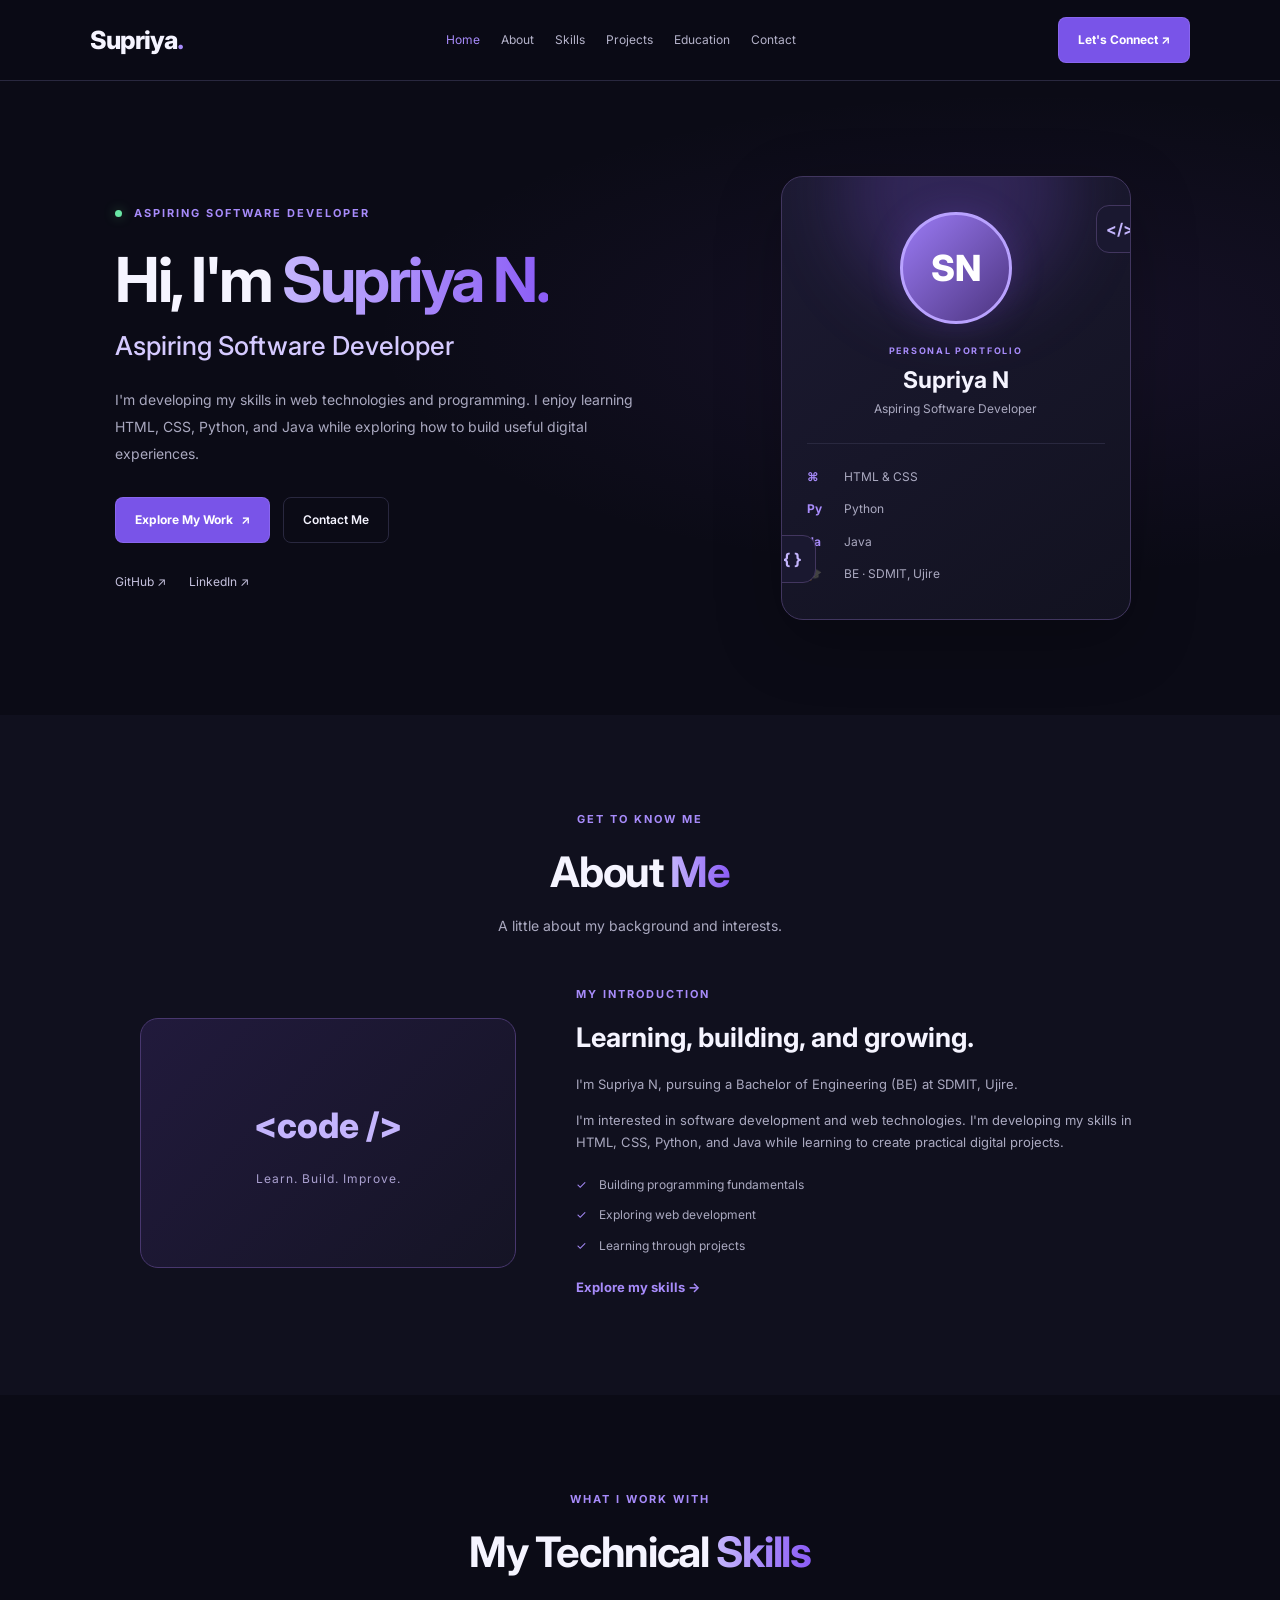
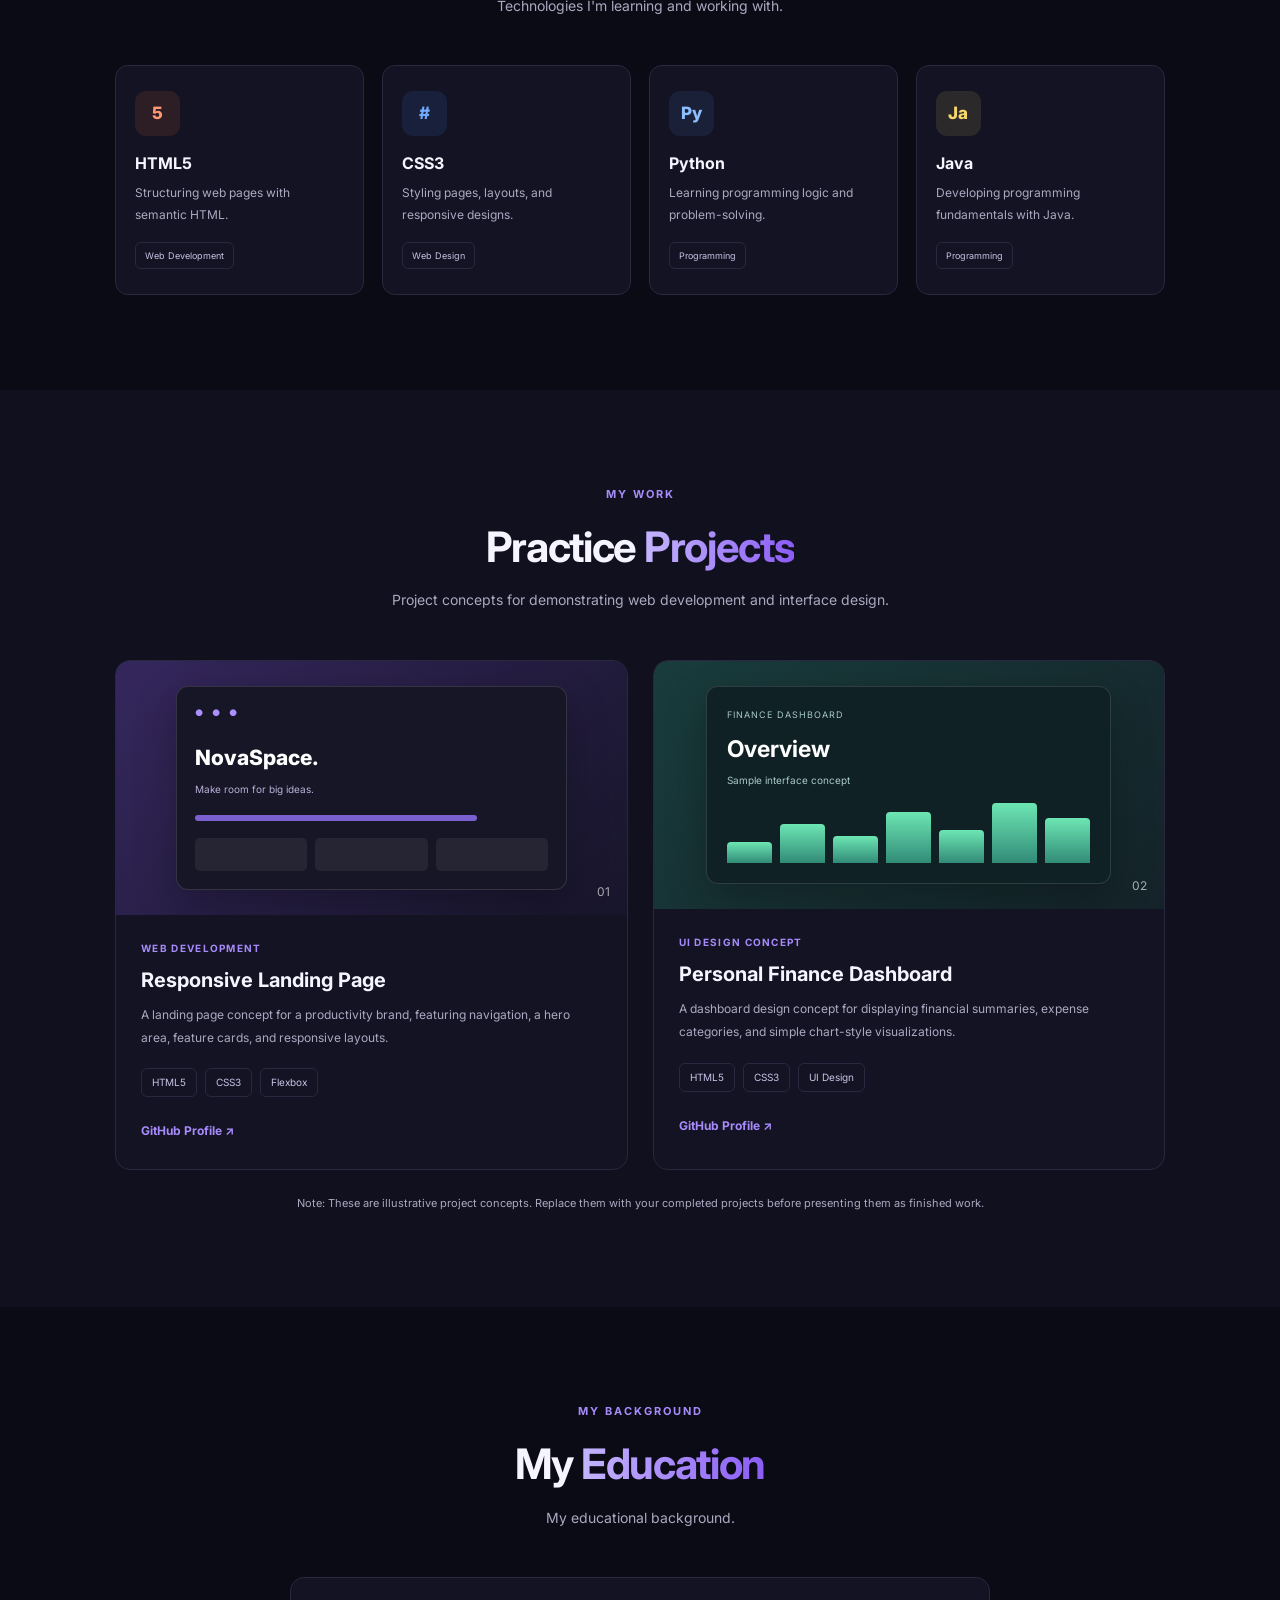
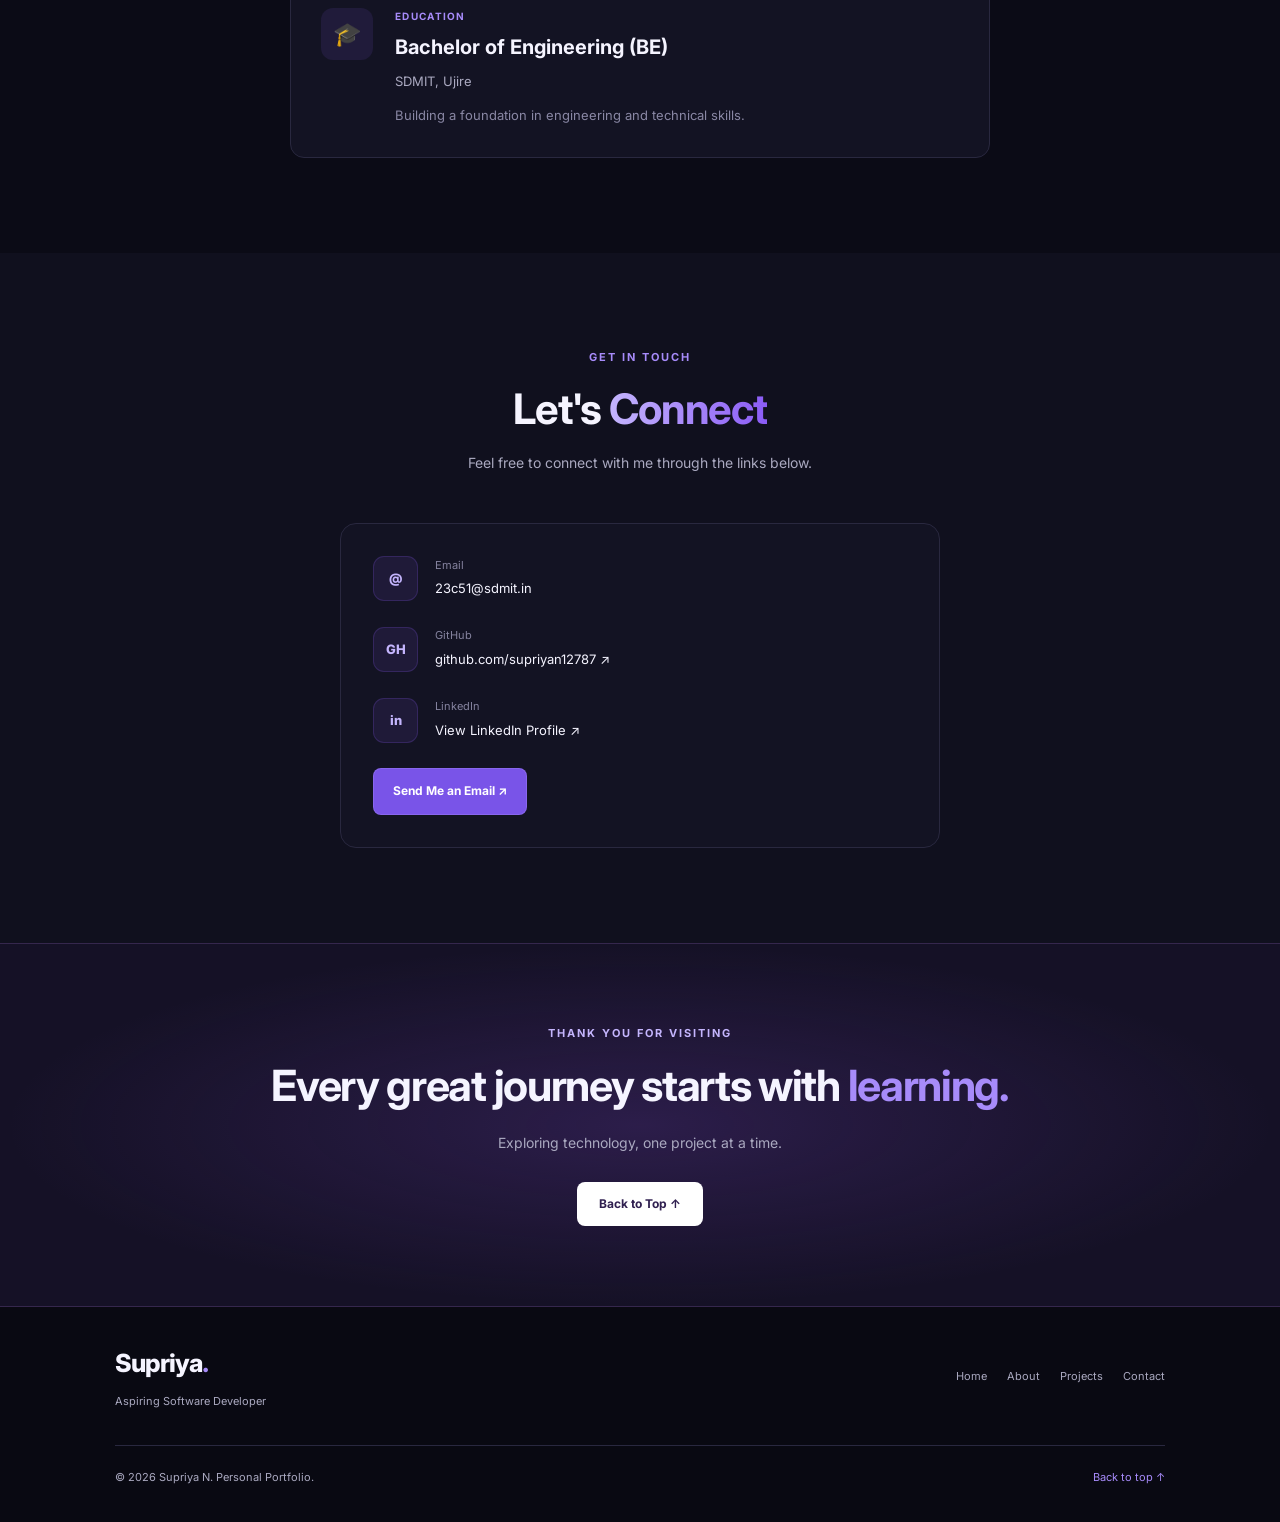
<file: index.html>
<!DOCTYPE html>
<html lang="en">
<head>
    <meta charset="UTF-8">
    <meta name="viewport" content="width=device-width, initial-scale=1.0">

    <meta name="description"
          content="Personal portfolio of Supriya N, Aspiring Software Developer.">

    <title>Supriya N | Aspiring Software Developer</title>

    <!-- Google Font -->
    <link rel="preconnect" href="https://fonts.googleapis.com">
    <link rel="preconnect" href="https://fonts.gstatic.com" crossorigin>
    <link href="https://fonts.googleapis.com/css2?family=Inter:wght@400;500;600;700;800&display=swap"
          rel="stylesheet">

    <!-- CSS file -->
    <link rel="stylesheet" href="style.css">
</head>

<body>

    <!-- NAVIGATION -->
    <header class="navbar">
        <a href="#home" class="logo">Supriya<span>.</span></a>

        <nav aria-label="Main navigation">
            <a href="#home">Home</a>
            <a href="#about">About</a>
            <a href="#skills">Skills</a>
            <a href="#projects">Projects</a>
            <a href="#education">Education</a>
            <a href="#contact">Contact</a>
        </nav>

        <a href="#contact" class="nav-cta">Let's Connect ↗</a>
    </header>

    <main>

        <!-- HERO SECTION -->
        <section class="hero section" id="home">

            <div class="hero-content">
                <p class="eyebrow">
                    <span class="status-dot"></span>
                    ASPIRING SOFTWARE DEVELOPER
                </p>

                <h1>
                    Hi, I'm <span class="gradient-text">Supriya N.</span>
                </h1>

                <h2 class="role">Aspiring Software Developer</h2>

                <p class="hero-description">
                    I'm developing my skills in web technologies and
                    programming. I enjoy learning HTML, CSS, Python,
                    and Java while exploring how to build useful
                    digital experiences.
                </p>

                <div class="hero-buttons">
                    <a href="#projects" class="primary-button">
                        Explore My Work <span>↗</span>
                    </a>

                    <a href="#contact" class="secondary-button">
                        Contact Me
                    </a>
                </div>

                <div class="social-links">
                    <a href="https://github.com/supriyan12787"
                       target="_blank" rel="noopener noreferrer">
                        GitHub ↗
                    </a>

                    <a href="https://www.linkedin.com/in/supriya-n-b52771353/"
                       target="_blank" rel="noopener noreferrer">
                        LinkedIn ↗
                    </a>
                </div>
            </div>

            <!-- Profile card: initials instead of a photo -->
            <div class="hero-visual">
                <div class="profile-card">
                    <div class="profile-glow"></div>

                    <div class="avatar">SN</div>

                    <p class="profile-label">PERSONAL PORTFOLIO</p>

                    <h3>Supriya N</h3>

                    <p class="profile-role">
                        Aspiring Software Developer
                    </p>

                    <div class="profile-divider"></div>

                    <div class="profile-details">
                        <p><span>⌘</span> HTML &amp; CSS</p>
                        <p><span>Py</span> Python</p>
                        <p><span>Ja</span> Java</p>
                        <p><span>🎓</span> BE · SDMIT, Ujire</p>
                    </div>

                    <div class="floating-symbol symbol-one">&lt;/&gt;</div>
                    <div class="floating-symbol symbol-two">{ }</div>
                </div>
            </div>

        </section>

        <!-- ABOUT SECTION -->
        <section class="section about-section" id="about">

            <div class="section-heading">
                <p class="eyebrow">GET TO KNOW ME</p>

                <h2>
                    About <span class="gradient-text">Me</span>
                </h2>

                <p>A little about my background and interests.</p>
            </div>

            <div class="about-content">

                <div class="about-mark">
                    <span>&lt;code /&gt;</span>
                    <p>Learn. Build. Improve.</p>
                </div>

                <div class="about-text">
                    <p class="eyebrow">MY INTRODUCTION</p>

                    <h3>Learning, building, and growing.</h3>

                    <p>
                        I'm Supriya N, pursuing a Bachelor of Engineering
                        (BE) at SDMIT, Ujire.
                    </p>

                    <p>
                        I'm interested in software development and web
                        technologies. I'm developing my skills in HTML,
                        CSS, Python, and Java while learning to create
                        practical digital projects.
                    </p>

                    <div class="about-highlights">
                        <p><span>✓</span> Building programming fundamentals</p>
                        <p><span>✓</span> Exploring web development</p>
                        <p><span>✓</span> Learning through projects</p>
                    </div>

                    <a href="#skills" class="text-link">
                        Explore my skills →
                    </a>
                </div>

            </div>
        </section>

        <!-- SKILLS SECTION -->
        <section class="section skills-section" id="skills">

            <div class="section-heading">
                <p class="eyebrow">WHAT I WORK WITH</p>

                <h2>
                    My Technical <span class="gradient-text">Skills</span>
                </h2>

                <p>Technologies I'm learning and working with.</p>
            </div>

            <div class="skills-grid">

                <article class="skill-card">
                    <div class="skill-icon html-icon">5</div>
                    <h3>HTML5</h3>
                    <p>Structuring web pages with semantic HTML.</p>
                    <span class="skill-tag">Web Development</span>
                </article>

                <article class="skill-card">
                    <div class="skill-icon css-icon">#</div>
                    <h3>CSS3</h3>
                    <p>Styling pages, layouts, and responsive designs.</p>
                    <span class="skill-tag">Web Design</span>
                </article>

                <article class="skill-card">
                    <div class="skill-icon python-icon">Py</div>
                    <h3>Python</h3>
                    <p>Learning programming logic and problem-solving.</p>
                    <span class="skill-tag">Programming</span>
                </article>

                <article class="skill-card">
                    <div class="skill-icon java-icon">Ja</div>
                    <h3>Java</h3>
                    <p>Developing programming fundamentals with Java.</p>
                    <span class="skill-tag">Programming</span>
                </article>

            </div>
        </section>

        <!-- PROJECTS SECTION -->
        <section class="section projects-section" id="projects">

            <div class="section-heading">
                <p class="eyebrow">MY WORK</p>

                <h2>
                    Practice <span class="gradient-text">Projects</span>
                </h2>

                <p>
                    Project concepts for demonstrating web development
                    and interface design.
                </p>
            </div>

            <div class="projects-grid">

                <!-- Project 1 -->
                <article class="project-card">

                    <div class="project-preview preview-one">
                        <div class="mini-window">
                            <div class="mini-dots">● ● ●</div>

                            <div class="mini-title">NovaSpace.</div>

                            <p class="mini-subtitle">
                                Make room for big ideas.
                            </p>

                            <div class="mini-line"></div>

                            <div class="mini-boxes">
                                <span></span>
                                <span></span>
                                <span></span>
                            </div>
                        </div>

                        <span class="project-number">01</span>
                    </div>

                    <div class="project-info">
                        <p class="project-type">WEB DEVELOPMENT</p>

                        <h3>Responsive Landing Page</h3>

                        <p>
                            A landing page concept for a productivity
                            brand, featuring navigation, a hero area,
                            feature cards, and responsive layouts.
                        </p>

                        <div class="tech-tags">
                            <span>HTML5</span>
                            <span>CSS3</span>
                            <span>Flexbox</span>
                        </div>

                        <a class="project-link"
                           href="https://github.com/supriyan12787"
                           target="_blank" rel="noopener noreferrer">
                            GitHub Profile ↗
                        </a>
                    </div>

                </article>

                <!-- Project 2 -->
                <article class="project-card">

                    <div class="project-preview preview-two">
                        <div class="finance-preview">
                            <p>FINANCE DASHBOARD</p>

                            <strong>Overview</strong>

                            <small>Sample interface concept</small>

                            <div class="chart-bars">
                                <i></i>
                                <i></i>
                                <i></i>
                                <i></i>
                                <i></i>
                                <i></i>
                                <i></i>
                            </div>
                        </div>

                        <span class="project-number">02</span>
                    </div>

                    <div class="project-info">
                        <p class="project-type">UI DESIGN CONCEPT</p>

                        <h3>Personal Finance Dashboard</h3>

                        <p>
                            A dashboard design concept for displaying
                            financial summaries, expense categories,
                            and simple chart-style visualizations.
                        </p>

                        <div class="tech-tags">
                            <span>HTML5</span>
                            <span>CSS3</span>
                            <span>UI Design</span>
                        </div>

                        <a class="project-link"
                           href="https://github.com/supriyan12787"
                           target="_blank" rel="noopener noreferrer">
                            GitHub Profile ↗
                        </a>
                    </div>

                </article>

            </div>

            <p class="project-note">
                Note: These are illustrative project concepts.
                Replace them with your completed projects before
                presenting them as finished work.
            </p>

        </section>

        <!-- EDUCATION SECTION -->
        <section class="section education-section" id="education">

            <div class="section-heading">
                <p class="eyebrow">MY BACKGROUND</p>

                <h2>
                    My <span class="gradient-text">Education</span>
                </h2>

                <p>My educational background.</p>
            </div>

            <article class="education-card">
                <div class="education-icon">🎓</div>

                <div class="education-details">
                    <p class="project-type">EDUCATION</p>

                    <h3>Bachelor of Engineering (BE)</h3>

                    <p>SDMIT, Ujire</p>

                    <p class="education-note">
                        Building a foundation in engineering and
                        technical skills.
                    </p>
                </div>
            </article>

        </section>

        <!-- CONTACT SECTION -->
        <section class="section contact-section" id="contact">

            <div class="section-heading">
                <p class="eyebrow">GET IN TOUCH</p>

                <h2>
                    Let's <span class="gradient-text">Connect</span>
                </h2>

                <p>
                    Feel free to connect with me through the links below.
                </p>
            </div>

            <div class="contact-card">

                <div class="contact-item">
                    <div class="contact-icon">@</div>

                    <div>
                        <p>Email</p>

                        <a href="mailto:23c51@sdmit.in">
                            23c51@sdmit.in
                        </a>
                    </div>
                </div>

                <div class="contact-item">
                    <div class="contact-icon">GH</div>

                    <div>
                        <p>GitHub</p>

                        <a href="https://github.com/supriyan12787"
                           target="_blank" rel="noopener noreferrer">
                            github.com/supriyan12787 ↗
                        </a>
                    </div>
                </div>

                <div class="contact-item">
                    <div class="contact-icon">in</div>

                    <div>
                        <p>LinkedIn</p>

                        <a href="https://www.linkedin.com/in/supriya-n-b52771353/"
                           target="_blank" rel="noopener noreferrer">
                            View LinkedIn Profile ↗
                        </a>
                    </div>
                </div>

                <a href="mailto:23c51@sdmit.in"
                   class="primary-button contact-button">
                    Send Me an Email ↗
                </a>

            </div>

        </section>

        <!-- CALL TO ACTION -->
        <section class="cta-section">
            <p class="eyebrow">THANK YOU FOR VISITING</p>

            <h2>
                Every great journey starts with
                <span>learning.</span>
            </h2>

            <p>
                Exploring technology, one project at a time.
            </p>

            <a href="#home" class="cta-button">
                Back to Top ↑
            </a>
        </section>

    </main>

    <!-- FOOTER -->
    <footer class="footer">

        <div class="footer-brand">
            <a href="#home" class="logo">Supriya<span>.</span></a>
            <p>Aspiring Software Developer</p>
        </div>

        <div class="footer-links">
            <a href="#home">Home</a>
            <a href="#about">About</a>
            <a href="#projects">Projects</a>
            <a href="#contact">Contact</a>
        </div>

        <div class="footer-bottom">
            <p>© 2026 Supriya N. Personal Portfolio.</p>
            <a href="#home">Back to top ↑</a>
        </div>

    </footer>

    <!-- JavaScript file -->
    <script src="script.js"></script>

</body>
</html>
</file>
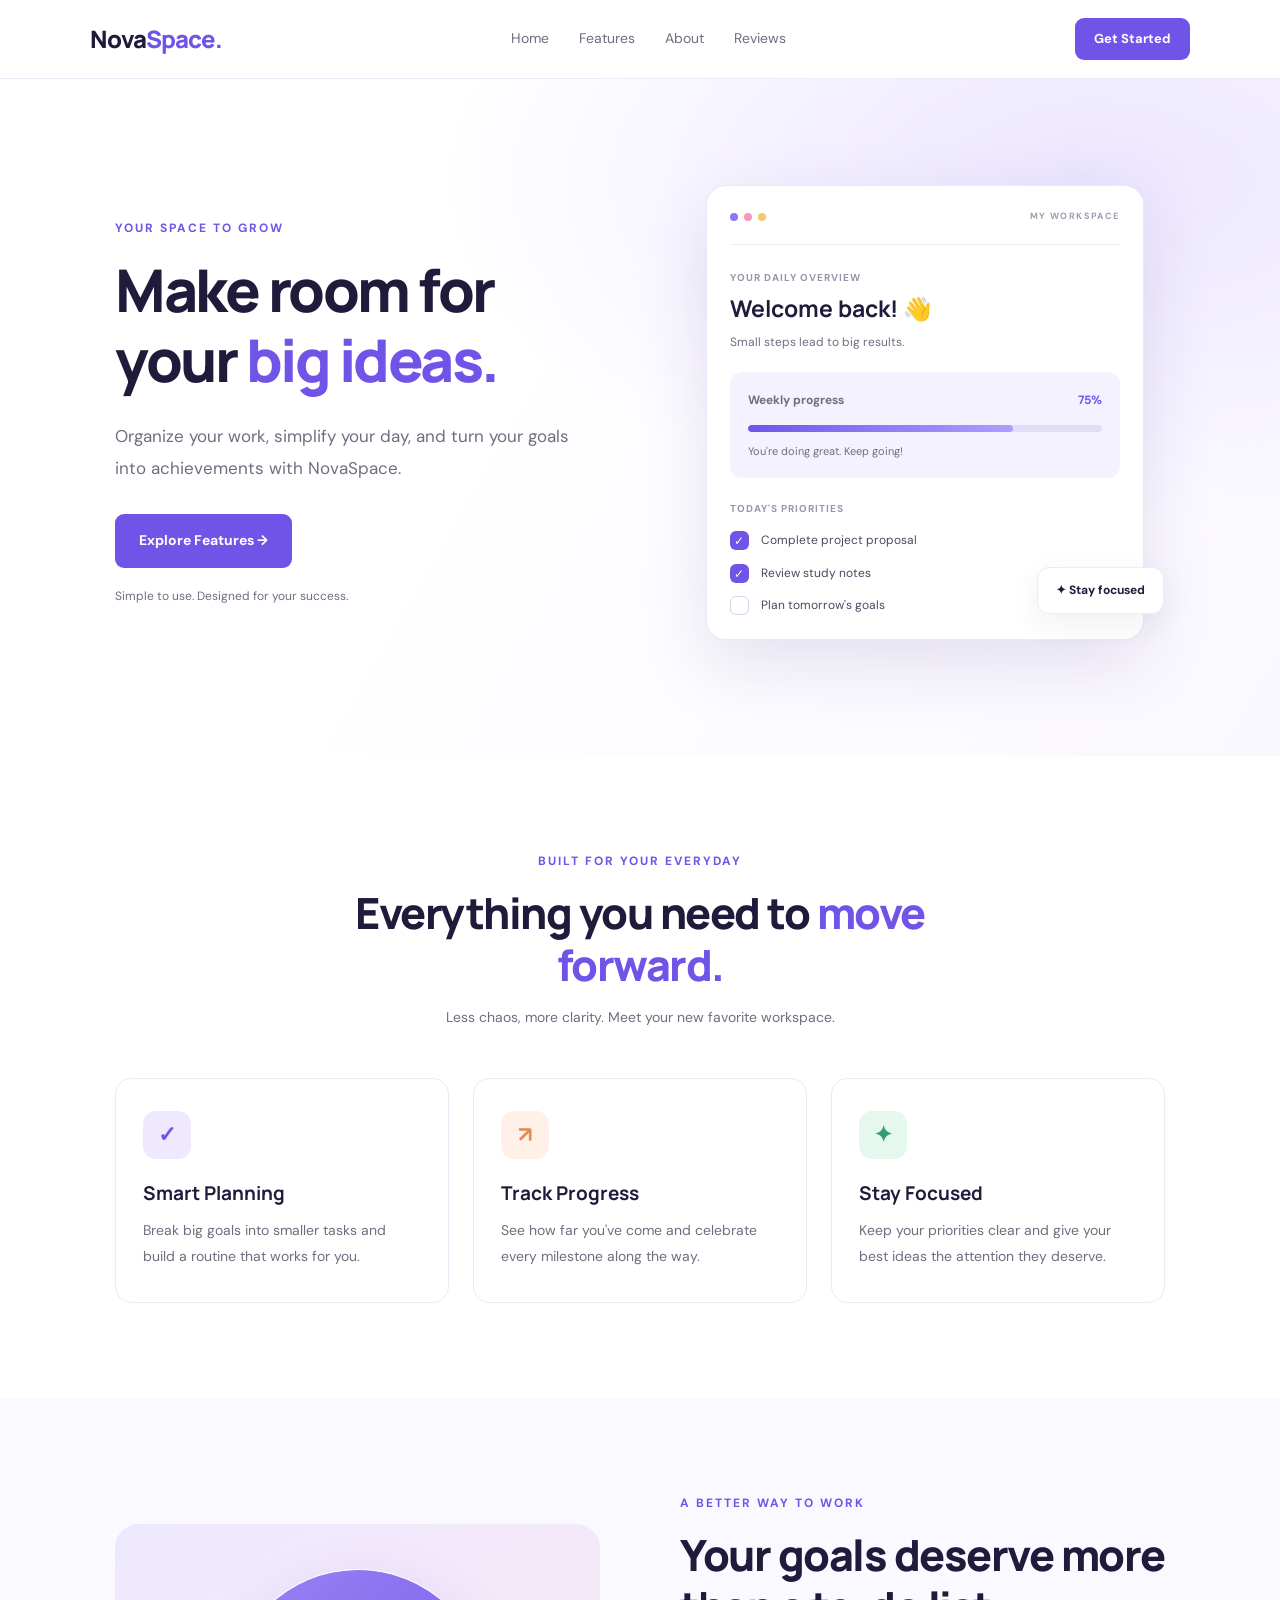
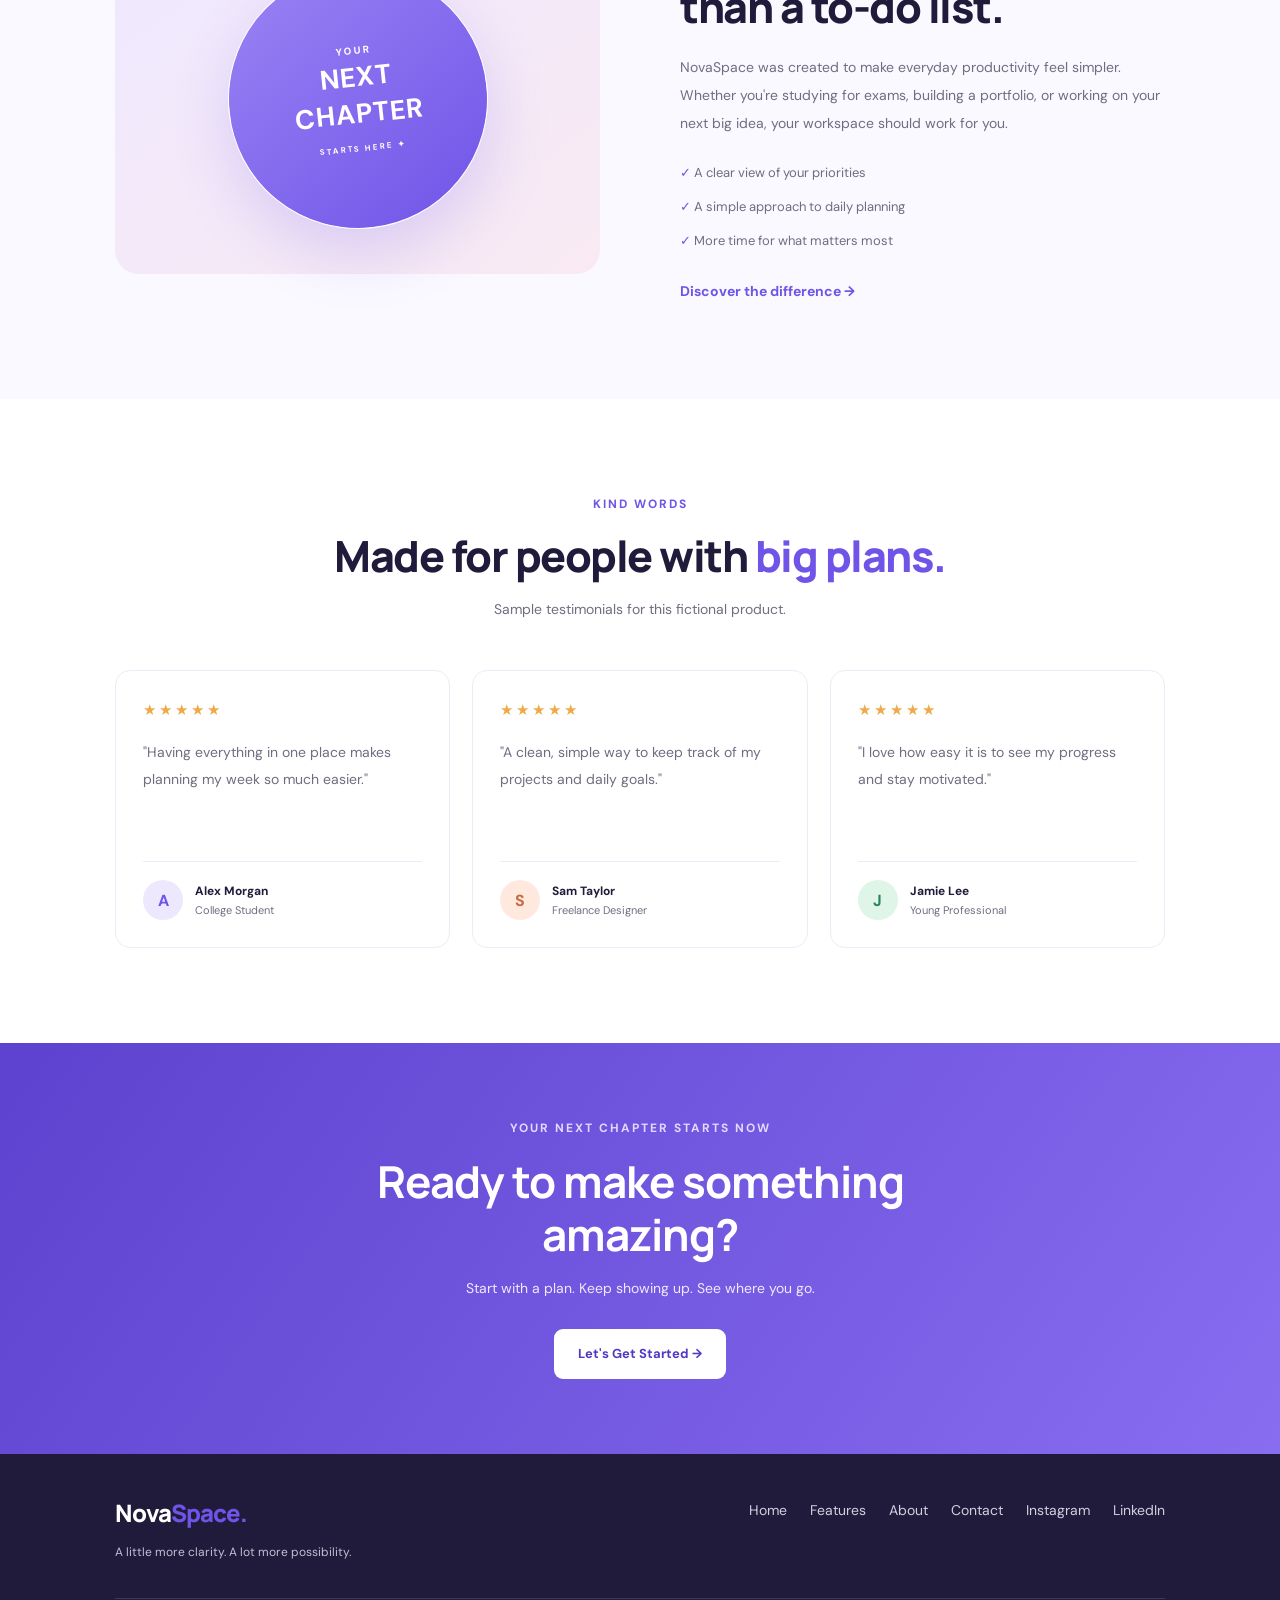
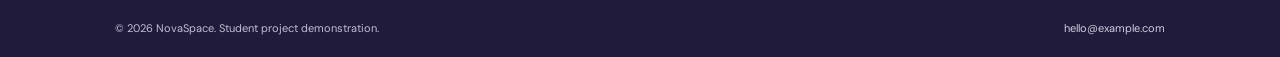
<file: OIBSIP-WebDev-L1-LandingPage/index.html>
<!DOCTYPE html>
<html lang="en">
<head>
    <meta charset="UTF-8">
    <meta name="viewport" content="width=device-width, initial-scale=1.0">
    <meta name="description" content="NovaSpace helps students organize tasks and achieve their goals.">
    <title>NovaSpace | Work Smarter</title>
    <link rel="stylesheet" href="style.css">
</head>
<body>

    <!-- Navigation Bar -->
    <header class="navbar">
        <a href="#home" class="logo">Nova<span>Space.</span></a>

        <nav aria-label="Main navigation">
            <a href="#home">Home</a>
            <a href="#features">Features</a>
            <a href="#about">About</a>
            <a href="#testimonials">Reviews</a>
        </nav>

        <a href="#features" class="nav-button">Get Started</a>
    </header>

    <main>
        <!-- Hero Section -->
        <section class="hero" id="home">
            <div class="hero-content">
                <p class="eyebrow">YOUR SPACE TO GROW</p>
                <h1>Make room for your <span>big ideas.</span></h1>
                <p class="hero-description">
                    Organize your work, simplify your day, and turn
                    your goals into achievements with NovaSpace.
                </p>
                <a href="#features" class="primary-button">
                    Explore Features &rarr;
                </a>
                <p class="hero-note">
                    Simple to use. Designed for your success.
                </p>
            </div>

            <div class="hero-visual">
                <div class="dashboard">
                    <div class="dashboard-top">
                        <span class="dot purple"></span>
                        <span class="dot pink"></span>
                        <span class="dot yellow"></span>
                        <span class="dashboard-label">MY WORKSPACE</span>
                    </div>

                    <div class="welcome-card">
                        <p class="small-label">YOUR DAILY OVERVIEW</p>
                        <h2>Welcome back! 👋</h2>
                        <p>Small steps lead to big results.</p>
                    </div>

                    <div class="progress-card">
                        <div class="progress-heading">
                            <strong>Weekly progress</strong>
                            <span>75%</span>
                        </div>
                        <div class="progress-track">
                            <div class="progress-fill"></div>
                        </div>
                        <p>You're doing great. Keep going!</p>
                    </div>

                    <div class="task-list">
                        <p class="small-label">TODAY'S PRIORITIES</p>
                        <div class="task">
                            <span class="check">✓</span>
                            Complete project proposal
                        </div>
                        <div class="task">
                            <span class="check">✓</span>
                            Review study notes
                        </div>
                        <div class="task">
                            <span class="empty-check"></span>
                            Plan tomorrow's goals
                        </div>
                    </div>
                </div>
                <div class="floating-badge">✦ Stay focused</div>
            </div>
        </section>

        <!-- Features Section -->
        <section class="features section" id="features">
            <div class="section-heading">
                <p class="eyebrow">BUILT FOR YOUR EVERYDAY</p>
                <h2>Everything you need to <span>move forward.</span></h2>
                <p>Less chaos, more clarity. Meet your new favorite workspace.</p>
            </div>

            <div class="feature-grid">
                <article class="feature-card">
                    <div class="feature-icon lavender">✓</div>
                    <h3>Smart Planning</h3>
                    <p>Break big goals into smaller tasks and build a routine that works for you.</p>
                </article>

                <article class="feature-card">
                    <div class="feature-icon peach">↗</div>
                    <h3>Track Progress</h3>
                    <p>See how far you've come and celebrate every milestone along the way.</p>
                </article>

                <article class="feature-card">
                    <div class="feature-icon mint">✦</div>
                    <h3>Stay Focused</h3>
                    <p>Keep your priorities clear and give your best ideas the attention they deserve.</p>
                </article>
            </div>
        </section>

        <!-- About Section -->
        <section class="about section" id="about">
            <div class="about-art">
                <div class="about-circle">
                    <div class="about-inner">
                        <span>YOUR</span>
                        <strong>NEXT</strong>
                        <strong>CHAPTER</strong>
                        <span>STARTS HERE ✦</span>
                    </div>
                </div>
            </div>

            <div class="about-content">
                <p class="eyebrow">A BETTER WAY TO WORK</p>
                <h2>Your goals deserve more than a to-do list.</h2>
                <p>
                    NovaSpace was created to make everyday productivity
                    feel simpler. Whether you're studying for exams,
                    building a portfolio, or working on your next big
                    idea, your workspace should work for you.
                </p>
                <ul class="about-list">
                    <li>✓ A clear view of your priorities</li>
                    <li>✓ A simple approach to daily planning</li>
                    <li>✓ More time for what matters most</li>
                </ul>
                <a href="#testimonials" class="text-link">
                    Discover the difference &rarr;
                </a>
            </div>
        </section>

        <!-- Testimonials Section -->
        <section class="testimonials section" id="testimonials">
            <div class="section-heading">
                <p class="eyebrow">KIND WORDS</p>
                <h2>Made for people with <span>big plans.</span></h2>
                <p>Sample testimonials for this fictional product.</p>
            </div>

            <div class="testimonial-grid">
                <article class="testimonial-card">
                    <div class="stars">★★★★★</div>
                    <p>"Having everything in one place makes planning my week so much easier."</p>
                    <div class="reviewer">
                        <div class="avatar avatar-one">A</div>
                        <div>
                            <strong>Alex Morgan</strong>
                            <span>College Student</span>
                        </div>
                    </div>
                </article>

                <article class="testimonial-card">
                    <div class="stars">★★★★★</div>
                    <p>"A clean, simple way to keep track of my projects and daily goals."</p>
                    <div class="reviewer">
                        <div class="avatar avatar-two">S</div>
                        <div>
                            <strong>Sam Taylor</strong>
                            <span>Freelance Designer</span>
                        </div>
                    </div>
                </article>

                <article class="testimonial-card">
                    <div class="stars">★★★★★</div>
                    <p>"I love how easy it is to see my progress and stay motivated."</p>
                    <div class="reviewer">
                        <div class="avatar avatar-three">J</div>
                        <div>
                            <strong>Jamie Lee</strong>
                            <span>Young Professional</span>
                        </div>
                    </div>
                </article>
            </div>
        </section>

        <!-- Call to Action -->
        <section class="cta-section">
            <p class="eyebrow">YOUR NEXT CHAPTER STARTS NOW</p>
            <h2>Ready to make something amazing?</h2>
            <p>Start with a plan. Keep showing up. See where you go.</p>
            <a href="#home" class="light-button">Let's Get Started &rarr;</a>
        </section>
    </main>

    <!-- Footer -->
    <footer class="footer">
        <div class="footer-main">
            <div>
                <a href="#home" class="logo footer-logo">
                    Nova<span>Space.</span>
                </a>
                <p>A little more clarity. A lot more possibility.</p>
            </div>

            <div class="footer-links">
                <a href="#home">Home</a>
                <a href="#features">Features</a>
                <a href="#about">About</a>
                <a href="mailto:hello@example.com">Contact</a>
                <a href="https://www.instagram.com/">Instagram</a>
                <a href="https://www.linkedin.com/">LinkedIn</a>
            </div>
        </div>

        <div class="footer-bottom">
            <p>© 2026 NovaSpace. Student project demonstration.</p>
            <a href="mailto:hello@example.com">hello@example.com</a>
        </div>
    </footer>

</body>
</html>
</file>
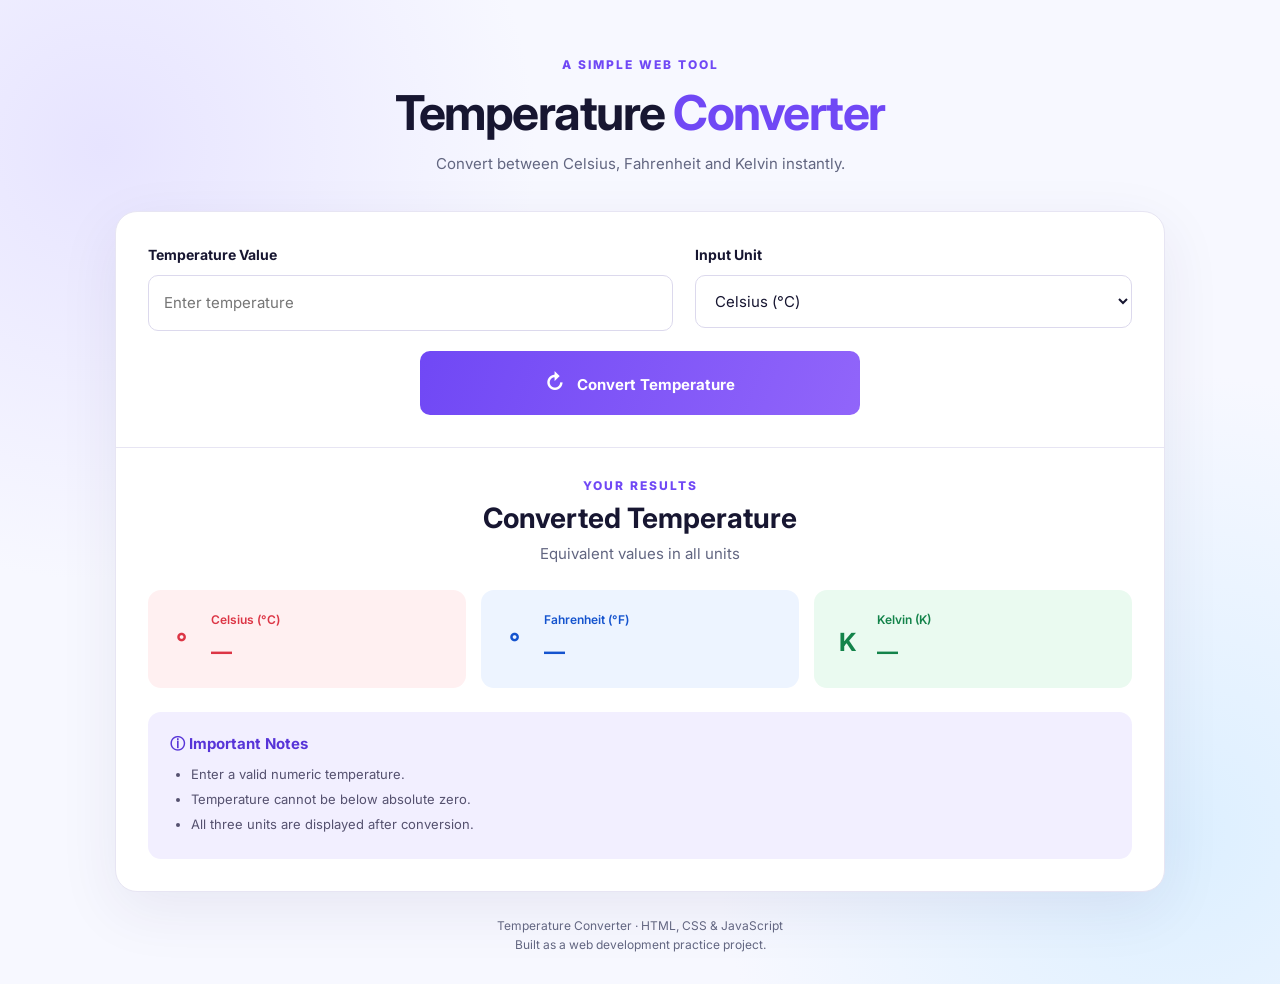
<file: WebDev-L3-TemperatureConverter/index.html>
<!DOCTYPE html>
<html lang="en">
<head>
    <meta charset="UTF-8">
    <meta name="viewport" content="width=device-width, initial-scale=1.0">
    <title>Temperature Converter</title>
    <link rel="stylesheet" href="style.css">
    <script src="script.js" defer></script>
</head>
<body>

    <main class="container">
        <header class="page-header">
            <p class="eyebrow">A SIMPLE WEB TOOL</p>
            <h1>Temperature <span>Converter</span></h1>
            <p class="subtitle">
                Convert between Celsius, Fahrenheit and Kelvin instantly.
            </p>
        </header>

        <section class="converter-card" aria-label="Temperature converter">

            <form id="converterForm" novalidate>
                <div class="input-grid">
                    <div class="form-group">
                        <label for="temperature">Temperature Value</label>
                        <input
                            type="number"
                            id="temperature"
                            placeholder="Enter temperature"
                            step="any"
                            required
                        >
                    </div>

                    <div class="form-group">
                        <label for="unit">Input Unit</label>
                        <select id="unit">
                            <option value="C">Celsius (°C)</option>
                            <option value="F">Fahrenheit (°F)</option>
                            <option value="K">Kelvin (K)</option>
                        </select>
                    </div>
                </div>

                <p id="errorMessage" class="error-message"
                   role="alert" aria-live="polite"></p>

                <button type="submit" class="convert-button">
                    <span aria-hidden="true">↻</span>
                    Convert Temperature
                </button>
            </form>

            <section class="results" aria-labelledby="resultHeading">
                <div class="results-heading">
                    <p class="eyebrow">YOUR RESULTS</p>
                    <h2 id="resultHeading">Converted Temperature</h2>
                    <p class="subtitle">Equivalent values in all units</p>
                </div>

                <div class="result-grid">
                    <article class="result-card celsius">
                        <div class="result-icon" aria-hidden="true">°</div>
                        <div>
                            <p>Celsius (°C)</p>
                            <h3 id="celsiusResult">—</h3>
                        </div>
                    </article>

                    <article class="result-card fahrenheit">
                        <div class="result-icon" aria-hidden="true">°</div>
                        <div>
                            <p>Fahrenheit (°F)</p>
                            <h3 id="fahrenheitResult">—</h3>
                        </div>
                    </article>

                    <article class="result-card kelvin">
                        <div class="result-icon" aria-hidden="true">K</div>
                        <div>
                            <p>Kelvin (K)</p>
                            <h3 id="kelvinResult">—</h3>
                        </div>
                    </article>
                </div>

                <div class="notes">
                    <h3>ⓘ Important Notes</h3>
                    <ul>
                        <li>Enter a valid numeric temperature.</li>
                        <li>Temperature cannot be below absolute zero.</li>
                        <li>All three units are displayed after conversion.</li>
                    </ul>
                </div>
            </section>
        </section>

        <footer class="footer">
            <p>Temperature Converter · HTML, CSS &amp; JavaScript</p>
            <p>Built as a web development practice project.</p>
        </footer>
    </main>

</body>
</html>
</file>
<file: style.css>
/* ========================================
   1. GLOBAL STYLES
======================================== */

:root {
    --bg: #0b0b16;
    --surface: #131323;
    --surface-light: #19192c;
    --heading: #f5f4ff;
    --text: #aaa9c0;
    --purple: #a78bfa;
    --purple-dark: #7954e8;
    --border: #29283f;
}

* {
    margin: 0;
    padding: 0;
    box-sizing: border-box;
}

html {
    scroll-behavior: smooth;
    scroll-padding-top: 100px;
}

body {
    font-family: "Inter", sans-serif;
    background: var(--bg);
    color: var(--text);
    line-height: 1.7;
    overflow-wrap: break-word;
}

a {
    color: inherit;
    text-decoration: none;
}

button,
a {
    -webkit-tap-highlight-color: transparent;
}

h1,
h2,
h3 {
    color: var(--heading);
    line-height: 1.25;
}

section {
    scroll-margin-top: 95px;
}

.section {
    padding: 95px 9%;
}

.gradient-text {
    color: var(--purple);
    background: linear-gradient(90deg, #c4b5fd, #8b5cf6);
    background-clip: text;
    -webkit-background-clip: text;
    -webkit-text-fill-color: transparent;
}

.eyebrow {
    color: var(--purple);
    font-size: 11px;
    font-weight: 700;
    letter-spacing: 2px;
    margin-bottom: 17px;
}

.section-heading {
    max-width: 680px;
    margin: 0 auto 48px;
    text-align: center;
}

.section-heading h2 {
    font-size: clamp(30px, 4vw, 42px);
    letter-spacing: -1.3px;
}

.section-heading > p:last-child {
    margin-top: 15px;
    font-size: 14px;
}

/* ========================================
   2. NAVIGATION BAR
======================================== */

.navbar {
    position: sticky;
    top: 0;
    z-index: 100;
    display: flex;
    justify-content: space-between;
    align-items: center;
    gap: 22px;
    padding: 17px 7%;
    background: rgba(11, 11, 22, 0.96);
    backdrop-filter: blur(16px);
    -webkit-backdrop-filter: blur(16px);
    border-bottom: 1px solid var(--border);
}

.logo {
    color: var(--heading);
    font-size: 25px;
    font-weight: 800;
    letter-spacing: -1px;
    white-space: nowrap;
}

.logo span {
    color: var(--purple);
}

.navbar nav {
    display: flex;
    flex-wrap: wrap;
    justify-content: center;
    gap: 21px;
}

.navbar nav a {
    color: #b5b3ca;
    font-size: 12px;
    transition: color 0.2s ease;
}

.navbar nav a:hover,
.navbar nav a[aria-current="location"] {
    color: var(--purple);
}

.nav-cta,
.primary-button {
    display: inline-flex;
    justify-content: center;
    align-items: center;
    gap: 8px;
    padding: 12px 19px;
    border: 1px solid #a78bfa55;
    border-radius: 8px;
    background: var(--purple-dark);
    color: white;
    font-size: 12px;
    font-weight: 700;
    transition: transform 0.2s ease, background 0.2s ease;
    white-space: nowrap;
}

.nav-cta:hover,
.primary-button:hover {
    background: #906ff0;
    transform: translateY(-2px);
}

.secondary-button {
    display: inline-flex;
    justify-content: center;
    align-items: center;
    padding: 12px 19px;
    border: 1px solid var(--border);
    border-radius: 8px;
    color: var(--heading);
    font-size: 12px;
    font-weight: 600;
    transition: border-color 0.2s ease;
}

.secondary-button:hover {
    border-color: var(--purple);
}

/* ========================================
   3. HERO SECTION
======================================== */

.hero {
    min-height: 610px;
    display: grid;
    grid-template-columns: 1.15fr 0.85fr;
    align-items: center;
    gap: 65px;
    background:
        radial-gradient(
            ellipse at 80% 40%,
            #7041b51c,
            transparent 45%
        );
}

.hero-content {
    min-width: 0;
}

.status-dot {
    display: inline-block;
    width: 7px;
    height: 7px;
    margin-right: 7px;
    border-radius: 50%;
    background: #69e6a5;
    box-shadow: 0 0 12px #69e67766;
}

.hero h1 {
    margin: 18px 0 12px;
    font-size: clamp(38px, 5vw, 62px);
    letter-spacing: -2.5px;
}

.role {
    color: #d5caff;
    font-size: clamp(19px, 2.4vw, 26px);
    font-weight: 500;
}

.hero-description {
    max-width: 540px;
    margin: 23px 0 29px;
    font-size: 14px;
    line-height: 1.95;
}

.hero-buttons {
    display: flex;
    flex-wrap: wrap;
    gap: 13px;
}

.social-links {
    display: flex;
    flex-wrap: wrap;
    gap: 23px;
    margin-top: 29px;
}

.social-links a {
    color: #c5c1dd;
    font-size: 12px;
    transition: color 0.2s ease;
}

.social-links a:hover {
    color: var(--purple);
}

/* ========================================
   4. PROFILE CARD
======================================== */

.hero-visual {
    position: relative;
    display: grid;
    place-items: center;
    min-width: 0;
}

.profile-card {
    position: relative;
    isolation: isolate;
    width: 100%;
    max-width: 350px;
    padding: 35px 25px;
    overflow: hidden;
    text-align: center;
    background: linear-gradient(145deg, #1c1a32, #121220);
    border: 1px solid #41365f;
    border-radius: 22px;
    box-shadow: 0 20px 65px #00000040;
}

.profile-glow {
    position: absolute;
    z-index: -1;
    top: -100px;
    left: 50%;
    width: 230px;
    height: 230px;
    transform: translateX(-50%);
    border-radius: 50%;
    background: #8b5cf633;
    filter: blur(35px);
}

.avatar {
    display: grid;
    place-items: center;
    width: 112px;
    height: 112px;
    margin: 0 auto 19px;
    border: 3px solid #b9a2ff;
    border-radius: 50%;
    background: linear-gradient(135deg, #9b7bf5, #4c347f);
    color: white;
    font-size: 36px;
    font-weight: 800;
    box-shadow: 0 0 35px #8b5cf633;
}

.profile-label {
    color: var(--purple);
    font-size: 9px;
    font-weight: 700;
    letter-spacing: 1.7px;
}

.profile-card h3 {
    margin-top: 7px;
    font-size: 23px;
}

.profile-role {
    margin-top: 5px;
    font-size: 12px;
}

.profile-divider {
    height: 1px;
    margin: 23px 0;
    background: var(--border);
}

.profile-details {
    display: grid;
    gap: 12px;
    text-align: left;
}

.profile-details p {
    font-size: 12px;
}

.profile-details span {
    display: inline-block;
    min-width: 27px;
    margin-right: 7px;
    color: var(--purple);
    font-weight: 700;
}

.floating-symbol {
    position: absolute;
    display: grid;
    place-items: center;
    width: 48px;
    height: 48px;
    border: 1px solid #42365f;
    border-radius: 13px;
    background: #1a1830;
    color: #c4b5fd;
    font-size: 16px;
    font-weight: 700;
}

.symbol-one {
    top: 28px;
    right: -14px;
}

.symbol-two {
    bottom: 36px;
    left: -14px;
}

/* ========================================
   5. ABOUT SECTION
======================================== */

.about-section {
    background: #10101e;
}

.about-content {
    display: grid;
    grid-template-columns: 0.8fr 1.2fr;
    align-items: center;
    gap: 60px;
    max-width: 1000px;
    margin: auto;
}

.about-mark {
    display: flex;
    flex-direction: column;
    justify-content: center;
    align-items: center;
    gap: 13px;
    min-height: 250px;
    padding: 25px;
    border: 1px solid #48376e;
    border-radius: 18px;
    background: linear-gradient(135deg, #211a3c, #151425);
    color: #c4b5fd;
}

.about-mark span {
    font-size: clamp(25px, 3vw, 35px);
    font-weight: 800;
}

.about-mark p {
    color: #aaa0d0;
    font-size: 12px;
    letter-spacing: 1px;
}

.about-text h3 {
    margin-bottom: 18px;
    font-size: 27px;
}

.about-text > p:not(.eyebrow) {
    margin-bottom: 14px;
    font-size: 13px;
}

.about-highlights {
    display: grid;
    gap: 10px;
    margin-top: 22px;
}

.about-highlights p {
    font-size: 12px;
}

.about-highlights span {
    margin-right: 9px;
    color: var(--purple);
}

.text-link {
    display: inline-block;
    margin-top: 20px;
    color: var(--purple);
    font-size: 13px;
    font-weight: 700;
}

.text-link:hover {
    color: #d0c2ff;
}

/* ========================================
   6. SKILLS SECTION
======================================== */

.skills-grid {
    display: grid;
    grid-template-columns: repeat(4, minmax(0, 1fr));
    gap: 18px;
}

.skill-card {
    min-width: 0;
    padding: 25px 19px;
    border: 1px solid var(--border);
    border-radius: 13px;
    background: var(--surface);
    transition:
        transform 0.2s ease,
        border-color 0.2s ease;
}

.skill-card:hover {
    transform: translateY(-5px);
    border-color: #8b5cf677;
}

.skill-icon {
    display: grid;
    place-items: center;
    width: 45px;
    height: 45px;
    margin-bottom: 17px;
    border-radius: 11px;
    font-size: 17px;
    font-weight: 800;
}

.html-icon {
    color: #ff9874;
    background: #ff75441c;
}

.css-icon {
    color: #70a9ff;
    background: #4388ff1c;
}

.python-icon {
    color: #8ebdff;
    background: #488bda1c;
}

.java-icon {
    color: #f7d66c;
    background: #f7d66c1c;
}

.skill-card h3 {
    font-size: 16px;
}

.skill-card p {
    margin-top: 9px;
    font-size: 12px;
    line-height: 1.8;
}

.skill-tag {
    display: inline-block;
    margin-top: 16px;
    padding: 5px 9px;
    border: 1px solid var(--border);
    border-radius: 6px;
    color: #c9c2e5;
    font-size: 9px;
}

/* ========================================
   7. PROJECTS SECTION
======================================== */

.projects-section {
    background: #10101e;
}

.projects-grid {
    display: grid;
    grid-template-columns: repeat(2, minmax(0, 1fr));
    gap: 25px;
}

.project-card {
    min-width: 0;
    overflow: hidden;
    border: 1px solid var(--border);
    border-radius: 15px;
    background: var(--surface);
    transition:
        transform 0.25s ease,
        border-color 0.25s ease;
}

.project-card:hover {
    transform: translateY(-5px);
    border-color: #8b5cf677;
}

.project-preview {
    position: relative;
    display: grid;
    place-items: center;
    min-height: 230px;
    padding: 25px;
    overflow: hidden;
}

.preview-one {
    background: linear-gradient(135deg, #35275d, #17152a);
}

.preview-two {
    background: linear-gradient(135deg, #193c3c, #142329);
}

.mini-window {
    width: 85%;
    padding: 18px;
    border: 1px solid #ffffff20;
    border-radius: 12px;
    background: #171626;
    box-shadow: 0 15px 40px #00000040;
}

.mini-dots {
    color: #aa91ff;
    font-size: 9px;
    letter-spacing: 3px;
}

.mini-title {
    margin-top: 20px;
    color: white;
    font-size: 21px;
    font-weight: 800;
}

.mini-subtitle {
    margin-top: 5px;
    color: #b9b0d8;
    font-size: 10px;
}

.mini-line {
    width: 80%;
    height: 6px;
    margin-top: 17px;
    border-radius: 10px;
    background: #7960ce;
}

.mini-boxes {
    display: flex;
    gap: 8px;
    margin-top: 17px;
}

.mini-boxes span {
    flex: 1;
    height: 33px;
    border-radius: 5px;
    background: #ffffff10;
}

.project-number {
    position: absolute;
    right: 17px;
    bottom: 13px;
    color: #ffffffa0;
    font-size: 12px;
}

.finance-preview {
    width: 88%;
    padding: 20px;
    border: 1px solid #ffffff20;
    border-radius: 12px;
    background: #102126;
    box-shadow: 0 15px 40px #00000040;
}

.finance-preview > p {
    color: #a8c8c8;
    font-size: 9px;
    letter-spacing: 1px;
}

.finance-preview strong {
    display: block;
    margin-top: 8px;
    color: white;
    font-size: 23px;
}

.finance-preview small {
    display: block;
    margin-top: 3px;
    color: #a8c8c8;
    font-size: 10px;
}

.chart-bars {
    display: flex;
    align-items: end;
    gap: 8px;
    height: 60px;
    margin-top: 14px;
}

.chart-bars i {
    flex: 1;
    border-radius: 4px 4px 0 0;
    background: linear-gradient(#6de6b3, #318b77);
}

.chart-bars i:nth-child(1) { height: 35%; }
.chart-bars i:nth-child(2) { height: 65%; }
.chart-bars i:nth-child(3) { height: 45%; }
.chart-bars i:nth-child(4) { height: 85%; }
.chart-bars i:nth-child(5) { height: 55%; }
.chart-bars i:nth-child(6) { height: 100%; }
.chart-bars i:nth-child(7) { height: 75%; }

.project-info {
    padding: 25px;
}

.project-type {
    color: var(--purple);
    font-size: 10px;
    font-weight: 700;
    letter-spacing: 1.3px;
}

.project-info h3 {
    margin: 11px 0;
    font-size: 20px;
}

.project-info > p:not(.project-type) {
    font-size: 12px;
    line-height: 1.9;
}

.tech-tags {
    display: flex;
    flex-wrap: wrap;
    gap: 8px;
    margin: 19px 0;
}

.tech-tags span {
    padding: 5px 10px;
    border: 1px solid var(--border);
    border-radius: 6px;
    color: #c9c2e5;
    font-size: 10px;
}

.project-link {
    display: inline-block;
    color: var(--purple);
    font-size: 12px;
    font-weight: 700;
}

.project-link:hover {
    color: #d0c2ff;
}

.project-note {
    max-width: 700px;
    margin: 24px auto 0;
    text-align: center;
    font-size: 11px;
}

/* ========================================
   8. EDUCATION SECTION
======================================== */

.education-card {
    display: flex;
    align-items: flex-start;
    gap: 22px;
    max-width: 700px;
    margin: auto;
    padding: 30px;
    border: 1px solid var(--border);
    border-radius: 14px;
    background: var(--surface);
    transition: border-color 0.2s ease;
}

.education-card:hover {
    border-color: #8b5cf677;
}

.education-icon {
    display: grid;
    place-items: center;
    width: 52px;
    height: 52px;
    flex-shrink: 0;
    border-radius: 12px;
    background: #8b5cf61c;
    font-size: 23px;
}

.education-details {
    min-width: 0;
}

.education-details h3 {
    margin: 10px 0;
    font-size: 20px;
}

.education-details > p:not(.project-type) {
    font-size: 13px;
}

.education-note {
    margin-top: 12px;
    color: #8987a4;
}

/* ========================================
   9. CONTACT SECTION
======================================== */

.contact-section {
    background: #10101e;
}

.contact-card {
    display: grid;
    gap: 25px;
    max-width: 600px;
    margin: auto;
    padding: 32px;
    border: 1px solid var(--border);
    border-radius: 16px;
    background: var(--surface);
}

.contact-item {
    display: flex;
    align-items: center;
    gap: 17px;
    min-width: 0;
}

.contact-icon {
    display: grid;
    place-items: center;
    width: 45px;
    height: 45px;
    flex-shrink: 0;
    border: 1px solid #8b5cf633;
    border-radius: 11px;
    background: #8b5cf61a;
    color: #c4b5fd;
    font-size: 13px;
    font-weight: 800;
}

.contact-item > div {
    min-width: 0;
}

.contact-item p {
    color: #85839f;
    font-size: 11px;
}

.contact-item a {
    overflow-wrap: anywhere;
    color: var(--heading);
    font-size: 13px;
}

.contact-item a:hover {
    color: var(--purple);
}

.contact-button {
    justify-self: start;
}

/* ========================================
   10. CALL TO ACTION
======================================== */

.cta-section {
    padding: 80px 9%;
    text-align: center;
    background:
        radial-gradient(
            ellipse at center,
            #7041b540,
            transparent 70%
        ),
        #151126;
    border-top: 1px solid #35274d;
    border-bottom: 1px solid #35274d;
}

.cta-section .eyebrow {
    color: #c4b5fd;
}

.cta-section h2 {
    max-width: 800px;
    margin: 0 auto;
    font-size: clamp(29px, 4vw, 43px);
    letter-spacing: -1.3px;
}

.cta-section h2 span {
    color: var(--purple);
}

.cta-section > p:not(.eyebrow) {
    margin: 18px 0 27px;
    font-size: 14px;
}

.cta-button {
    display: inline-flex;
    padding: 12px 22px;
    border-radius: 8px;
    background: white;
    color: #302050;
    font-size: 12px;
    font-weight: 700;
    transition: transform 0.2s ease;
}

.cta-button:hover {
    transform: translateY(-3px);
}

/* ========================================
   11. FOOTER
======================================== */

.footer {
    display: grid;
    grid-template-columns: 1fr 1fr;
    align-items: center;
    gap: 25px;
    padding: 35px 9%;
    background: #090912;
}

.footer-brand p {
    margin-top: 7px;
    font-size: 11px;
}

.footer-links {
    display: flex;
    flex-wrap: wrap;
    justify-content: flex-end;
    gap: 20px;
}

.footer-links a {
    font-size: 11px;
    transition: color 0.2s ease;
}

.footer-links a:hover,
.footer-bottom a:hover {
    color: var(--purple);
}

.footer-bottom {
    grid-column: 1 / -1;
    display: flex;
    justify-content: space-between;
    align-items: center;
    flex-wrap: wrap;
    gap: 15px;
    margin-top: 10px;
    padding-top: 22px;
    border-top: 1px solid var(--border);
}

.footer-bottom p,
.footer-bottom a {
    font-size: 11px;
}

.footer-bottom a {
    color: var(--purple);
}

/* ========================================
   12. TABLET RESPONSIVENESS
======================================== */

@media (max-width: 1000px) {
    .navbar {
        padding: 16px 5%;
        gap: 15px;
    }

    .navbar nav {
        gap: 12px;
    }

    .navbar nav a {
        font-size: 11px;
    }

    .section {
        padding: 80px 6%;
    }

    .hero {
        gap: 30px;
    }

    .about-content {
        gap: 35px;
    }

    .skills-grid {
        grid-template-columns: repeat(2, minmax(0, 1fr));
    }
}

/* ========================================
   13. MOBILE RESPONSIVENESS
======================================== */

@media (max-width: 650px) {
    .navbar {
        flex-wrap: wrap;
        justify-content: space-between;
        gap: 13px;
        padding: 14px 5%;
    }

    .logo {
        font-size: 22px;
    }

    .nav-cta {
        padding: 9px 12px;
        font-size: 11px;
    }

    .navbar nav {
        order: 3;
        width: 100%;
        justify-content: space-between;
        gap: 8px;
    }

    .navbar nav a {
        font-size: 10px;
    }

    .section {
        padding: 65px 6%;
    }

    .hero {
        min-height: auto;
        grid-template-columns: 1fr;
        gap: 48px;
        padding-top: 65px;
        padding-bottom: 75px;
    }

    .hero h1 {
        font-size: clamp(36px, 9vw, 50px);
        letter-spacing: -1.8px;
    }

    .role {
        font-size: 20px;
    }

    .hero-description {
        font-size: 13px;
    }

    .hero-visual {
        width: 100%;
        max-width: 390px;
        margin: auto;
    }

    .profile-card {
        max-width: 350px;
    }

    .symbol-one {
        right: -5px;
    }

    .symbol-two {
        left: -5px;
    }

    .section-heading {
        margin-bottom: 34px;
    }

    .section-heading h2 {
        font-size: 30px;
    }

    .section-heading > p:last-child {
        font-size: 13px;
    }

    .about-content {
        grid-template-columns: 1fr;
        gap: 30px;
    }

    .about-mark {
        min-height: 180px;
    }

    .about-text h3 {
        font-size: 24px;
    }

    .skills-grid {
        grid-template-columns: repeat(2, minmax(0, 1fr));
        gap: 12px;
    }

    .skill-card {
        padding: 20px 14px;
    }

    .projects-grid {
        grid-template-columns: 1fr;
        gap: 20px;
    }

    .project-preview {
        min-height: 205px;
    }

    .project-info {
        padding: 22px;
    }

    .education-card {
        padding: 22px;
        gap: 15px;
    }

    .education-details h3 {
        font-size: 17px;
    }

    .contact-card {
        padding: 22px;
        gap: 23px;
    }

    .cta-section {
        padding: 65px 6%;
    }

    .footer {
        grid-template-columns: 1fr;
        padding: 30px 6%;
    }

    .footer-links {
        justify-content: flex-start;
        gap: 18px;
    }

    .footer-bottom {
        grid-column: auto;
    }
}

/* ========================================
   14. SMALL MOBILE SCREENS
======================================== */

@media (max-width: 360px) {
    .navbar {
        padding: 12px 4%;
    }

    .logo {
        font-size: 19px;
    }

    .nav-cta {
        padding: 8px 9px;
        font-size: 10px;
    }

    .navbar nav a {
        font-size: 9px;
    }

    .hero h1 {
        font-size: 34px;
    }

    .hero-buttons a {
        padding: 10px 12px;
        font-size: 10px;
    }

    .skills-grid {
        grid-template-columns: 1fr;
    }

    .project-info {
        padding: 18px;
    }

    .contact-card {
        padding: 17px;
    }
}

/* ========================================
   15. ACCESSIBILITY
======================================== */

a:focus-visible {
    outline: 2px solid var(--purple);
    outline-offset: 4px;
}

@media (prefers-reduced-motion: reduce) {
    html {
        scroll-behavior: auto;
    }

    *,
    *::before,
    *::after {
        animation-duration: 0.01ms !important;
        transition-duration: 0.01ms !important;
    }
}
</file>
<file: OIBSIP-WebDev-L1-LandingPage/style.css>
/* ---------- 1. Global Styles ---------- */
@import url('https://fonts.googleapis.com/css2?family=DM+Sans:wght@400;500;600;700&family=Manrope:wght@400;500;600;700;800&display=swap');

:root {
    --primary: #7054e8;
    --primary-dark: #5337c5;
    --heading: #211b3b;
    --text: #716d81;
    --background: #ffffff;
    --soft-purple: #f5f2ff;
    --border: #eeeaf7;
}

* {
    margin: 0;
    padding: 0;
    box-sizing: border-box;
}

html {
    scroll-behavior: smooth;
    scroll-padding-top: 90px;
}

body {
    font-family: 'DM Sans', sans-serif;
    color: var(--text);
    background: var(--background);
    line-height: 1.7;
}

h1, h2, h3, .logo {
    font-family: 'Manrope', sans-serif;
    color: var(--heading);
    line-height: 1.2;
}

a {
    text-decoration: none;
}

section {
    scroll-margin-top: 85px;
}

.eyebrow {
    color: var(--primary);
    font-size: 12px;
    font-weight: 700;
    letter-spacing: 2px;
    margin-bottom: 16px;
}

/* ---------- 2. Navigation ---------- */
.navbar {
    position: sticky;
    top: 0;
    z-index: 100;
    display: flex;
    justify-content: space-between;
    align-items: center;
    gap: 24px;
    padding: 18px 7%;
    background: rgba(255, 255, 255, 0.96);
    border-bottom: 1px solid var(--border);
}

.logo {
    font-size: 24px;
    font-weight: 800;
    letter-spacing: -1px;
    white-space: nowrap;
}

.logo span {
    color: var(--primary);
}

.navbar nav {
    display: flex;
    align-items: center;
    gap: 30px;
}

.navbar nav a,
.footer-links a {
    color: var(--text);
    font-size: 14px;
    transition: color 0.2s ease;
}

.navbar nav a:hover,
.footer-links a:hover {
    color: var(--primary);
}

.nav-button,
.primary-button {
    display: inline-flex;
    justify-content: center;
    align-items: center;
    border-radius: 9px;
    background: var(--primary);
    color: white;
    font-weight: 700;
    transition: background 0.2s ease, transform 0.2s ease;
}

.nav-button {
    padding: 10px 19px;
    font-size: 13px;
    white-space: nowrap;
}

.nav-button:hover,
.primary-button:hover {
    background: var(--primary-dark);
    transform: translateY(-2px);
}

/* ---------- 3. Hero Section ---------- */
.hero {
    display: grid;
    grid-template-columns: 1fr 0.95fr;
    align-items: center;
    gap: 64px;
    padding: 90px 9% 100px;
    background:
        radial-gradient(ellipse at 85% 15%, #ece6ff 0%, transparent 42%),
        linear-gradient(120deg, #ffffff 40%, #faf8ff 100%);
    overflow: hidden;
}

.hero-content h1 {
    max-width: 600px;
    font-size: clamp(38px, 4.6vw, 64px);
    font-weight: 800;
    letter-spacing: -2.5px;
}

.hero-content h1 span,
.section-heading h2 span {
    color: var(--primary);
}

.hero-description {
    max-width: 480px;
    margin: 24px 0 30px;
    font-size: 17px;
    line-height: 1.9;
}

.primary-button {
    padding: 15px 24px;
    font-size: 14px;
}

.hero-note {
    margin-top: 18px;
    font-size: 12px;
}

.hero-visual {
    position: relative;
    width: 100%;
    max-width: 470px;
    justify-self: center;
    padding: 16px;
}

.dashboard {
    position: relative;
    z-index: 1;
    padding: 23px;
    background: white;
    border: 1px solid #ece7fb;
    border-radius: 20px;
    box-shadow: 0 25px 70px rgba(63, 42, 120, 0.13);
}

.dashboard-top {
    display: flex;
    align-items: center;
    gap: 6px;
    padding-bottom: 20px;
    border-bottom: 1px solid var(--border);
}

.dot {
    width: 8px;
    height: 8px;
    border-radius: 50%;
}

.purple { background: #8e76f6; }
.pink { background: #f29bb9; }
.yellow { background: #f4c76b; }

.dashboard-label {
    margin-left: auto;
    color: #a09aad;
    font-size: 9px;
    font-weight: 700;
    letter-spacing: 1.4px;
}

.welcome-card {
    padding: 24px 0 20px;
}

.small-label {
    color: #9a94aa;
    font-size: 10px;
    font-weight: 700;
    letter-spacing: 1px;
}

.welcome-card h2 {
    margin: 9px 0;
    font-size: 23px;
}

.welcome-card > p:last-child {
    font-size: 12px;
}

.progress-card {
    padding: 18px;
    background: var(--soft-purple);
    border-radius: 12px;
}

.progress-heading {
    display: flex;
    justify-content: space-between;
    gap: 12px;
    font-size: 12px;
}

.progress-heading span {
    color: var(--primary);
    font-weight: 700;
}

.progress-track {
    height: 7px;
    margin: 14px 0 10px;
    overflow: hidden;
    background: #e3ddf8;
    border-radius: 20px;
}

.progress-fill {
    width: 75%;
    height: 100%;
    background: linear-gradient(90deg, #7054e8, #b19dff);
    border-radius: inherit;
}

.progress-card > p {
    font-size: 11px;
}

.task-list {
    padding-top: 22px;
}

.task-list > .small-label {
    margin-bottom: 13px;
}

.task {
    display: flex;
    align-items: center;
    gap: 12px;
    margin-top: 12px;
    font-size: 12px;
    color: #4d4860;
}

.check,
.empty-check {
    display: grid;
    place-items: center;
    width: 19px;
    height: 19px;
    flex-shrink: 0;
    border-radius: 6px;
}

.check {
    color: white;
    background: var(--primary);
}

.empty-check {
    border: 1px solid #d8d1e8;
}

.floating-badge {
    position: absolute;
    z-index: 2;
    right: -4px;
    bottom: 42px;
    padding: 12px 18px;
    color: var(--heading);
    background: white;
    border: 1px solid var(--border);
    border-radius: 12px;
    box-shadow: 0 10px 30px #34245a12;
    font-size: 12px;
    font-weight: 700;
}

/* ---------- 4. Common Section Styles ---------- */
.section {
    padding: 95px 9%;
}

.section-heading {
    max-width: 650px;
    margin: 0 auto 48px;
    text-align: center;
}

.section-heading h2,
.about-content h2 {
    font-size: clamp(30px, 3.4vw, 43px);
    font-weight: 800;
    letter-spacing: -1.5px;
}

.section-heading > p:last-child {
    margin-top: 16px;
    font-size: 14px;
}

/* ---------- 5. Features ---------- */
.features {
    background: white;
}

.feature-grid {
    display: grid;
    grid-template-columns: repeat(3, minmax(0, 1fr));
    gap: 24px;
}

.feature-card {
    padding: 32px 27px;
    border: 1px solid var(--border);
    border-radius: 16px;
    background: white;
    transition: transform 0.25s ease, box-shadow 0.25s ease;
}

.feature-card:hover {
    transform: translateY(-6px);
    box-shadow: 0 18px 45px rgba(56, 39, 100, 0.08);
}

.feature-icon {
    display: grid;
    place-items: center;
    width: 48px;
    height: 48px;
    margin-bottom: 23px;
    border-radius: 13px;
    font-size: 22px;
    font-weight: 700;
}

.lavender { background: #eee9ff; color: #7054e8; }
.peach { background: #fff0e8; color: #e58b5a; }
.mint { background: #e4f8ee; color: #319d70; }

.feature-card h3 {
    margin-bottom: 12px;
    font-size: 19px;
}

.feature-card p {
    font-size: 14px;
    line-height: 1.9;
}

/* ---------- 6. About ---------- */
.about {
    display: grid;
    grid-template-columns: 1fr 1fr;
    align-items: center;
    gap: 80px;
    background: #faf9ff;
}

.about-art {
    display: grid;
    place-items: center;
    min-height: 350px;
    border-radius: 24px;
    background: linear-gradient(145deg, #eee8ff, #f9eaf2);
}

.about-circle {
    display: grid;
    place-items: center;
    width: min(260px, 75%);
    aspect-ratio: 1;
    border: 1px solid #ffffff;
    border-radius: 50%;
    background: linear-gradient(145deg, #9a83f4, #7054e8);
    box-shadow: 0 25px 60px #7054e833;
    transform: rotate(-6deg);
}

.about-inner {
    display: flex;
    flex-direction: column;
    align-items: center;
    color: white;
    line-height: 1.4;
    letter-spacing: 2px;
}

.about-inner span {
    font-size: 10px;
    font-weight: 700;
}

.about-inner strong {
    font-size: 27px;
    letter-spacing: 1px;
}

.about-inner span:last-child {
    margin-top: 10px;
    font-size: 8px;
}

.about-content h2 {
    margin-bottom: 20px;
}

.about-content > p:not(.eyebrow) {
    font-size: 14px;
    line-height: 2;
}

.about-list {
    display: grid;
    gap: 12px;
    margin: 25px 0;
    list-style: none;
    font-size: 13px;
}

.about-list li::first-letter {
    color: var(--primary);
}

.text-link {
    color: var(--primary);
    font-size: 14px;
    font-weight: 700;
}

/* ---------- 7. Testimonials ---------- */
.testimonials {
    background: white;
}

.testimonial-grid {
    display: grid;
    grid-template-columns: repeat(3, minmax(0, 1fr));
    gap: 22px;
}

.testimonial-card {
    padding: 27px;
    border: 1px solid var(--border);
    border-radius: 15px;
    background: #fff;
}

.stars {
    color: #edaa45;
    letter-spacing: 3px;
    font-size: 15px;
}

.testimonial-card > p {
    min-height: 100px;
    margin: 16px 0 22px;
    font-size: 14px;
    line-height: 1.9;
}

.reviewer {
    display: flex;
    align-items: center;
    gap: 12px;
    padding-top: 18px;
    border-top: 1px solid var(--border);
}

.avatar {
    display: grid;
    place-items: center;
    width: 40px;
    height: 40px;
    border-radius: 50%;
    font-weight: 700;
}

.avatar-one { background: #eee8ff; color: #7054e8; }
.avatar-two { background: #ffe9df; color: #c56b42; }
.avatar-three { background: #dff5e8; color: #26845c; }

.reviewer strong,
.reviewer span {
    display: block;
}

.reviewer strong {
    color: var(--heading);
    font-size: 12px;
}

.reviewer span {
    font-size: 11px;
}

/* ---------- 8. Call to Action ---------- */
.cta-section {
    padding: 75px 9%;
    text-align: center;
    color: white;
    background: linear-gradient(125deg, #5c42ce, #886df1);
}

.cta-section .eyebrow {
    color: #e1d9ff;
}

.cta-section h2 {
    max-width: 650px;
    margin: 0 auto;
    color: white;
    font-size: clamp(30px, 4vw, 44px);
    letter-spacing: -1px;
}

.cta-section > p:not(.eyebrow) {
    margin: 17px 0 28px;
    color: #eeeaff;
    font-size: 14px;
}

.light-button {
    display: inline-block;
    padding: 14px 24px;
    border-radius: 9px;
    color: var(--primary-dark);
    background: white;
    font-size: 13px;
    font-weight: 700;
    transition: transform 0.2s ease;
}

.light-button:hover {
    transform: translateY(-3px);
}

/* ---------- 9. Footer ---------- */
.footer {
    padding: 45px 9% 20px;
    background: #211b3b;
}

.footer-logo {
    color: white;
}

.footer-main {
    display: flex;
    justify-content: space-between;
    align-items: flex-start;
    gap: 35px;
    padding-bottom: 35px;
}

.footer-main > div:first-child > p {
    margin-top: 12px;
    color: #c3bed4;
    font-size: 12px;
}

.footer-links {
    display: flex;
    flex-wrap: wrap;
    gap: 15px 23px;
}

.footer-links a {
    color: #d3cee1;
}

.footer-bottom {
    display: flex;
    justify-content: space-between;
    flex-wrap: wrap;
    gap: 12px;
    padding-top: 20px;
    border-top: 1px solid #403954;
    color: #c3bed4;
    font-size: 11px;
}

.footer-bottom a {
    color: #d3cee1;
}

/* ---------- 10. Responsive Layout ---------- */
@media (max-width: 900px) {
    .navbar {
        padding: 16px 5%;
        gap: 15px;
    }

    .navbar nav {
        gap: 16px;
    }

    .hero {
        gap: 30px;
        padding: 70px 6%;
    }

    .section {
        padding: 75px 6%;
    }

    .about {
        gap: 40px;
    }

    .feature-grid,
    .testimonial-grid {
        gap: 15px;
    }

    .feature-card,
    .testimonial-card {
        padding: 22px;
    }
}

@media (max-width: 650px) {
    .navbar {
        flex-wrap: wrap;
        justify-content: space-between;
        padding: 14px 5%;
    }

    .logo {
        font-size: 22px;
    }

    .navbar nav {
        order: 3;
        width: 100%;
        justify-content: space-between;
        gap: 10px;
    }

    .navbar nav a {
        font-size: 12px;
    }

    .nav-button {
        padding: 9px 12px;
        font-size: 12px;
    }

    .hero {
        grid-template-columns: 1fr;
        gap: 38px;
        padding: 65px 6% 70px;
    }

    .hero-content h1 {
        font-size: clamp(38px, 10vw, 54px);
        letter-spacing: -1.8px;
    }

    .hero-description {
        font-size: 15px;
    }

    .hero-visual {
        max-width: 440px;
    }

    .floating-badge {
        right: 0;
        bottom: 30px;
    }

    .section {
        padding: 65px 6%;
    }

    .section-heading {
        margin-bottom: 32px;
    }

    .section-heading h2,
    .about-content h2 {
        font-size: 31px;
    }

    .feature-grid,
    .testimonial-grid {
        grid-template-columns: 1fr;
    }

    .feature-card,
    .testimonial-card {
        padding: 26px;
    }

    .about {
        grid-template-columns: 1fr;
        gap: 35px;
    }

    .about-art {
        min-height: 300px;
    }

    .testimonial-card > p {
        min-height: auto;
    }

    .cta-section {
        padding: 65px 6%;
    }

    .footer {
        padding: 35px 6% 20px;
    }

    .footer-main {
        flex-direction: column;
        gap: 25px;
    }

    .footer-links {
        gap: 14px 20px;
    }
}

@media (max-width: 360px) {
    .navbar nav a {
        font-size: 11px;
    }

    .dashboard {
        padding: 16px;
    }

    .dashboard-label {
        font-size: 8px;
    }

    .floating-badge {
        right: -4px;
        padding: 9px 12px;
    }
}
</file>
<file: WebDev-L3-TemperatureConverter/style.css>
@import url('https://fonts.googleapis.com/css2?family=Inter:wght@400;500;600;700;800&display=swap');

:root {
    --purple: #7048f5;
    --purple-dark: #5734d8;
    --heading: #171631;
    --text: #626681;
    --border: #e7e5f3;
    --white: #ffffff;
}

* {
    margin: 0;
    padding: 0;
    box-sizing: border-box;
}

html {
    scroll-behavior: smooth;
}

body {
    font-family: 'Inter', Arial, sans-serif;
    color: var(--heading);
    background:
        radial-gradient(circle at 8% 15%, #e7e4ff 0, transparent 30%),
        radial-gradient(circle at 92% 85%, #dcefff 0, transparent 32%),
        #f7f8ff;
    min-height: 100vh;
    line-height: 1.6;
}

.container {
    width: min(100% - 40px, 1050px);
    margin: 0 auto;
    padding: 55px 0 30px;
}

.page-header {
    text-align: center;
    margin-bottom: 35px;
}

.eyebrow {
    color: var(--purple);
    font-size: 12px;
    font-weight: 800;
    letter-spacing: 2px;
    margin-bottom: 10px;
}

h1 {
    font-size: clamp(30px, 5vw, 48px);
    line-height: 1.2;
    letter-spacing: -1.5px;
}

h1 span {
    color: var(--purple);
}

.subtitle {
    color: var(--text);
    font-size: 15px;
    margin-top: 10px;
}

.converter-card {
    background: var(--white);
    border: 1px solid var(--border);
    border-radius: 22px;
    box-shadow: 0 18px 60px rgba(45, 35, 100, 0.08);
    overflow: hidden;
}

#converterForm {
    padding: 32px;
}

.input-grid {
    display: grid;
    grid-template-columns: 1.2fr 1fr;
    gap: 22px;
}

.form-group {
    display: flex;
    flex-direction: column;
    gap: 9px;
}

label {
    font-size: 14px;
    font-weight: 700;
}

input,
select {
    width: 100%;
    min-width: 0;
    padding: 15px;
    font: inherit;
    font-size: 15px;
    color: var(--heading);
    background: #fff;
    border: 1px solid #dcd9ed;
    border-radius: 10px;
    outline: none;
    transition: border-color 0.2s, box-shadow 0.2s;
}

input:focus,
select:focus {
    border-color: var(--purple);
    box-shadow: 0 0 0 3px rgba(112, 72, 245, 0.12);
}

.error-message {
    color: #dc2626;
    font-size: 13px;
    margin-top: 12px;
    min-height: 20px;
}

.error-message:empty {
    display: none;
}

.convert-button {
    display: block;
    width: min(100%, 440px);
    margin: 20px auto 0;
    padding: 15px 20px;
    border: none;
    border-radius: 10px;
    background: linear-gradient(110deg, var(--purple), #9165fa);
    color: white;
    font: inherit;
    font-weight: 700;
    font-size: 15px;
    cursor: pointer;
    transition: transform 0.2s, box-shadow 0.2s;
}

.convert-button span {
    font-size: 21px;
    margin-right: 8px;
}

.convert-button:hover {
    transform: translateY(-2px);
    box-shadow: 0 8px 22px rgba(112, 72, 245, 0.25);
}

.convert-button:focus-visible {
    outline: 3px solid #b6a4ff;
    outline-offset: 3px;
}

.results {
    border-top: 1px solid var(--border);
    padding: 28px 32px 32px;
}

.results-heading {
    text-align: center;
    margin-bottom: 24px;
}

.results-heading .eyebrow {
    margin-bottom: 5px;
}

.results-heading h2 {
    font-size: clamp(22px, 3vw, 28px);
    line-height: 1.3;
}

.results-heading .subtitle {
    margin-top: 6px;
}

.result-grid {
    display: grid;
    grid-template-columns: repeat(3, minmax(0, 1fr));
    gap: 15px;
}

.result-card {
    display: flex;
    align-items: center;
    gap: 12px;
    min-width: 0;
    padding: 20px 16px;
    border-radius: 13px;
}

.result-card p {
    font-size: 12px;
    font-weight: 600;
    margin-bottom: 5px;
}

.result-card h3 {
    font-size: clamp(15px, 2vw, 21px);
    overflow-wrap: anywhere;
}

.result-icon {
    flex-shrink: 0;
    width: 35px;
    height: 35px;
    display: grid;
    place-items: center;
    border-radius: 50%;
    font-size: 25px;
    font-weight: 700;
}

.celsius {
    background: #fff0f1;
    color: #dc3545;
}

.fahrenheit {
    background: #edf4ff;
    color: #1453ce;
}

.kelvin {
    background: #eafaf0;
    color: #13834a;
}

.notes {
    margin-top: 24px;
    padding: 20px 22px;
    border-radius: 13px;
    background: #f2efff;
    color: #55516f;
}

.notes h3 {
    color: var(--purple-dark);
    font-size: 15px;
    margin-bottom: 8px;
}

.notes ul {
    padding-left: 21px;
}

.notes li {
    margin: 4px 0;
    font-size: 13px;
}

.footer {
    padding-top: 24px;
    text-align: center;
    color: var(--text);
    font-size: 12px;
}

@media (max-width: 700px) {
    .container {
        width: min(100% - 28px, 520px);
        padding-top: 35px;
    }

    .page-header {
        margin-bottom: 25px;
    }

    #converterForm {
        padding: 22px 18px;
    }

    .input-grid {
        grid-template-columns: 1fr;
        gap: 17px;
    }

    .results {
        padding: 24px 18px;
    }

    .result-grid {
        grid-template-columns: 1fr;
        gap: 12px;
    }

    .result-card {
        padding: 16px;
    }

    .result-card h3 {
        font-size: 20px;
    }

    .notes {
        padding: 17px;
    }
}

@media (prefers-reduced-motion: reduce) {
    html {
        scroll-behavior: auto;
    }

    *,
    *::before,
    *::after {
        transition: none !important;
    }
}
</file>
